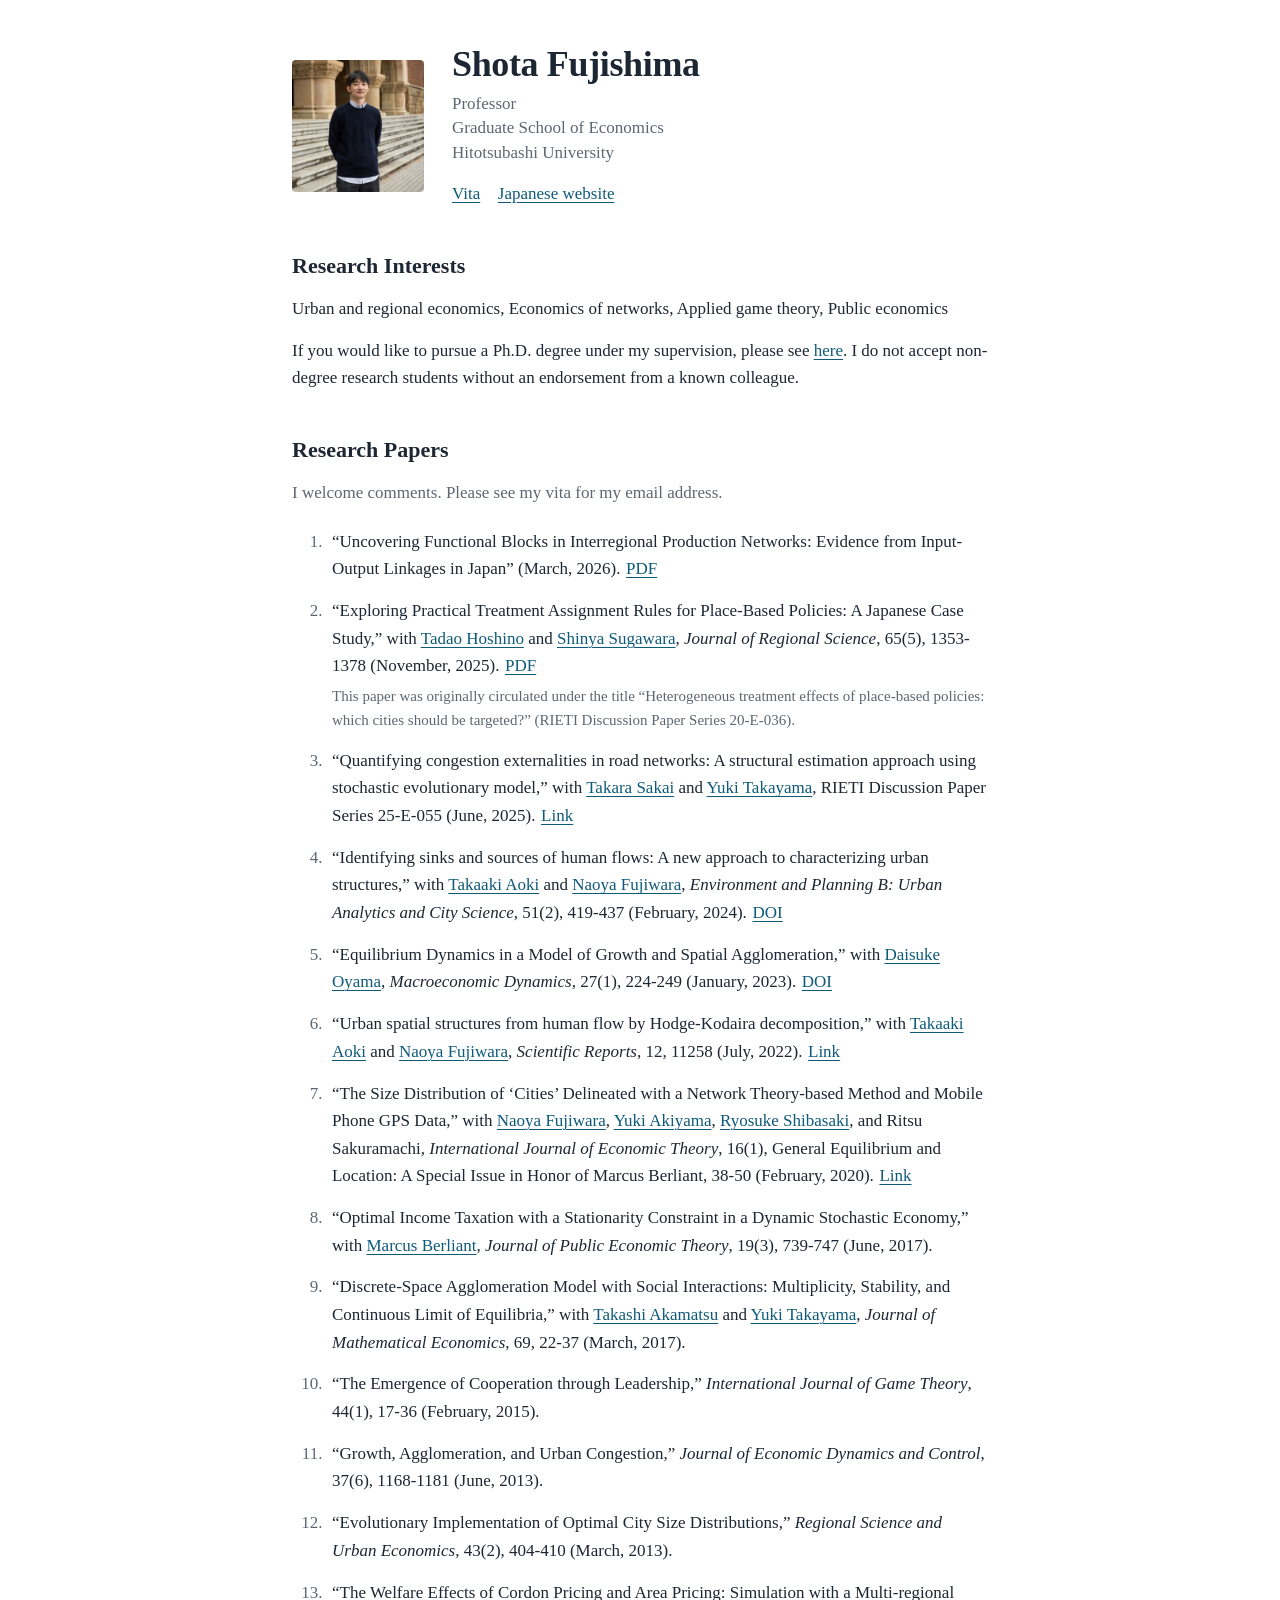
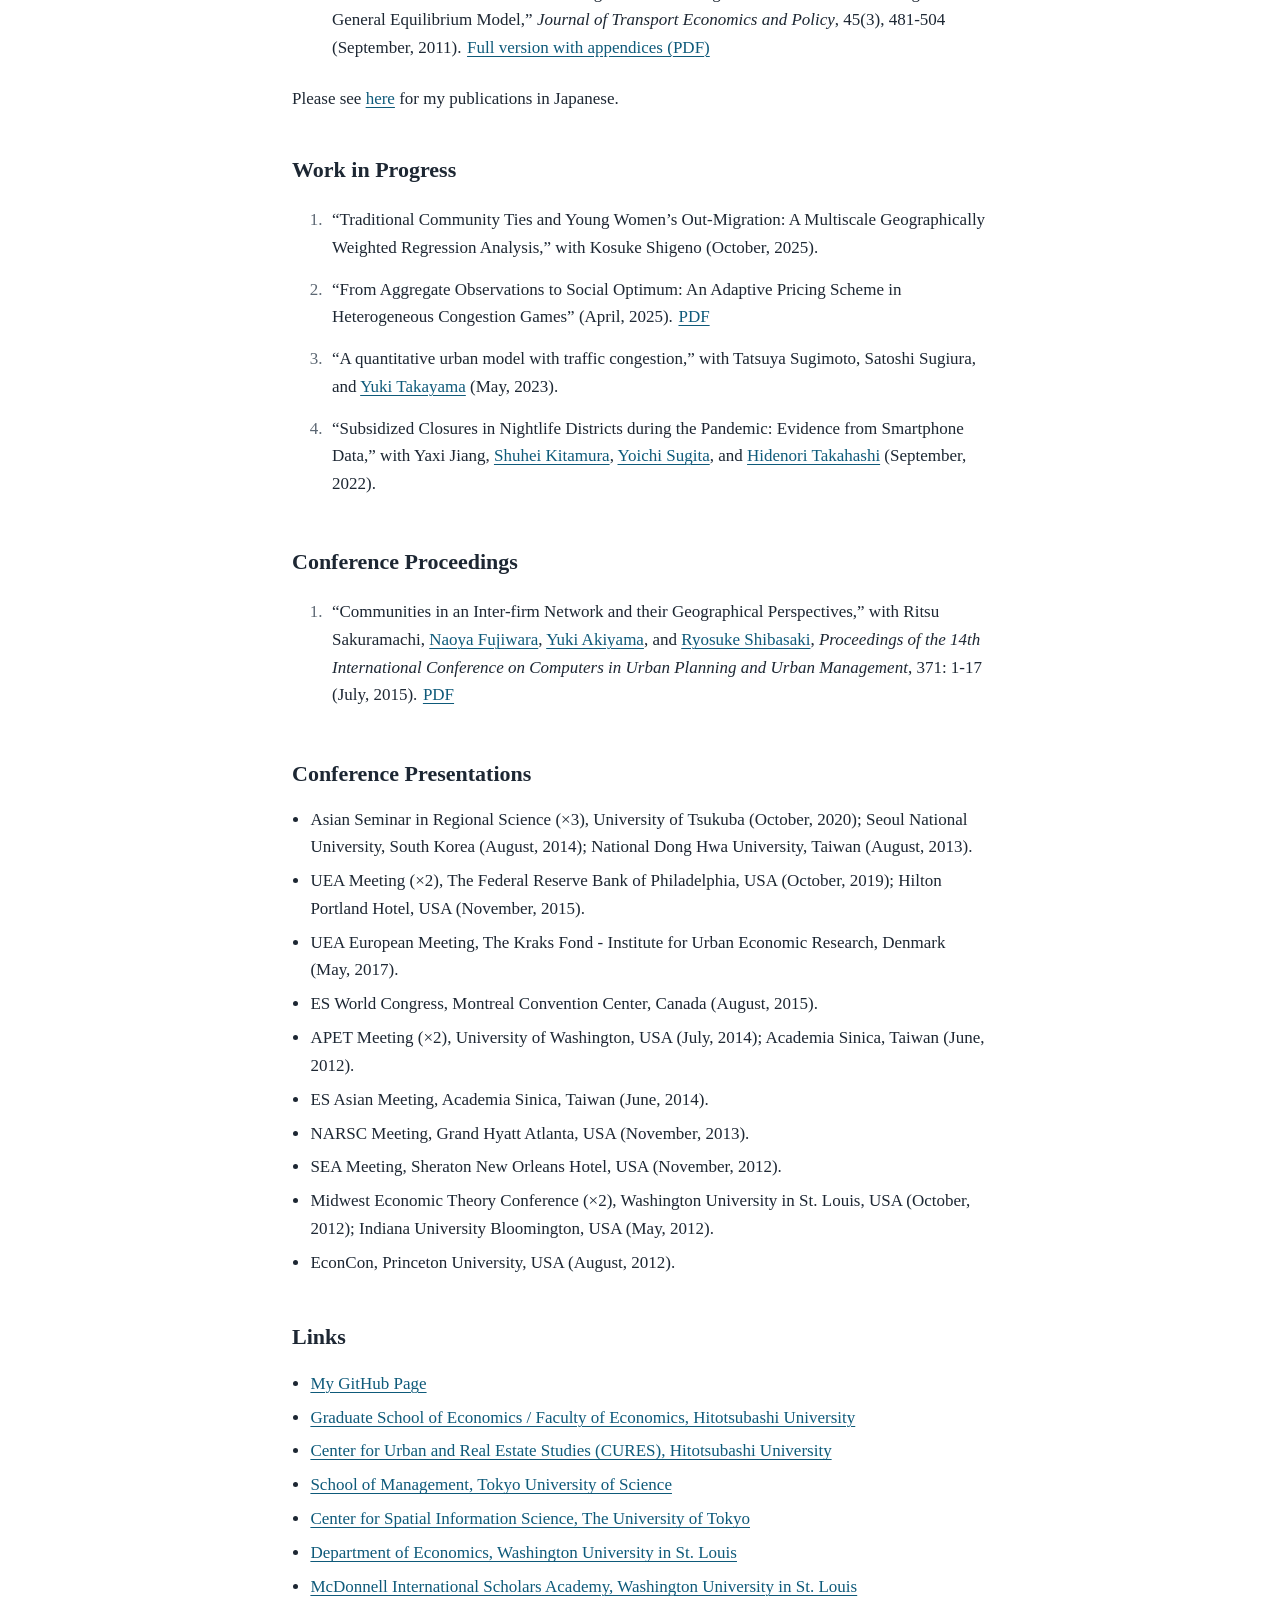
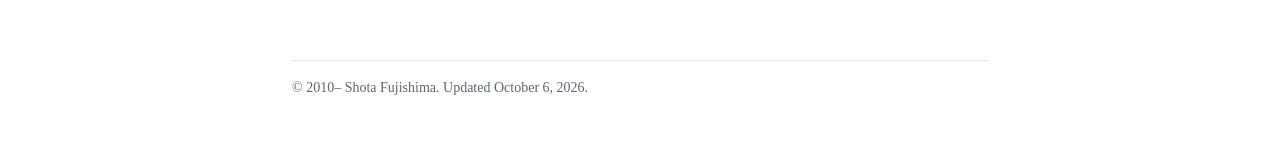
<file: index.html>
<!doctype html>
<html lang="en">
<head>
<meta charset="utf-8">
<meta name="viewport" content="width=device-width, initial-scale=1">
<title>Shota Fujishima</title>
<meta name="description" content="Shota Fujishima, Professor, Graduate School of Economics, Hitotsubashi University">
<link rel="stylesheet" href="style.css">
</head>
<body>
<div class="page">

<main>
<header class="profile"><img src="photo.png" alt="Shota Fujishima" width="132" height="132"><div><h1>Shota Fujishima</h1><p class="role">Professor<br>Graduate School of Economics<br>Hitotsubashi University</p><p class="quick"><a href="vita.pdf">Vita</a><a href="jp.html">Japanese website</a></p></div></header>
<section><h2>Research Interests</h2>
<p>Urban and regional economics, Economics of networks, Applied game theory, Public economics</p>
<p>If you would like to pursue a Ph.D. degree under my supervision, please see <a href="phd-supervision.html">here</a>. I do not accept non-degree research students without an endorsement from a known colleague.</p>
</section>
<section><h2>Research Papers</h2>
<p class="lead">I welcome comments. Please see my vita for my email address.</p>
<ol class="entries num">
<li><span class="when">1.</span><div>“Uncovering Functional Blocks in Interregional Production Networks: Evidence from Input-Output Linkages in Japan” (March, 2026).<a class="res" href="https://arxiv.org/pdf/2603.25300">PDF</a></div></li>
<li><span class="when">2.</span><div>“Exploring Practical Treatment Assignment Rules for Place-Based Policies: A Japanese Case Study,” with <a href="https://tadaohoshino.wordpress.com/">Tadao Hoshino</a> and <a href="https://sites.google.com/view/shinya-sugawara/home">Shinya Sugawara</a>, <i>Journal of Regional Science</i>, 65(5), 1353-1378 (November, 2025).<a class="res" href="https://onlinelibrary.wiley.com/doi/epdf/10.1111/jors.70006">PDF</a><p class="sub">This paper was originally circulated under the title “Heterogeneous treatment effects of place-based policies: which cities should be targeted?” (RIETI Discussion Paper Series 20-E-036).</p></div></li>
<li><span class="when">3.</span><div>“Quantifying congestion externalities in road networks: A structural estimation approach using stochastic evolutionary model,” with <a href="https://takala4.github.io/cv/index_en.html">Takara Sakai</a> and <a href="https://sites.google.com/view/ytakayama">Yuki Takayama</a>, RIETI Discussion Paper Series 25-E-055 (June, 2025).<a class="res" href="https://www.rieti.go.jp/en/publications/summary/25060004.html">Link</a></div></li>
<li><span class="when">4.</span><div>“Identifying sinks and sources of human flows: A new approach to characterizing urban structures,” with <a href="http://www.ed.kagawa-u.ac.jp/~aoki/">Takaaki Aoki</a> and <a href="https://sites.google.com/site/nfnetz/">Naoya Fujiwara</a>, <i>Environment and Planning B: Urban Analytics and City Science</i>, 51(2), 419-437 (February, 2024).<a class="res" href="https://doi.org/10.1177/23998083231180608">DOI</a></div></li>
<li><span class="when">5.</span><div>“Equilibrium Dynamics in a Model of Growth and Spatial Agglomeration,” with <a href="http://www.oyama.e.u-tokyo.ac.jp/">Daisuke Oyama</a>, <i>Macroeconomic Dynamics</i>, 27(1), 224-249 (January, 2023).<a class="res" href="https://doi.org/10.1017/S1365100521000377">DOI</a></div></li>
<li><span class="when">6.</span><div>“Urban spatial structures from human flow by Hodge-Kodaira decomposition,” with <a href="http://www.ed.kagawa-u.ac.jp/~aoki/">Takaaki Aoki</a> and <a href="https://sites.google.com/site/nfnetz/">Naoya Fujiwara</a>, <i>Scientific Reports</i>, 12, 11258 (July, 2022).<a class="res" href="https://www.nature.com/articles/s41598-022-15512-z">Link</a></div></li>
<li><span class="when">7.</span><div>“The Size Distribution of ‘Cities’ Delineated with a Network Theory-based Method and Mobile Phone GPS Data,” with <a href="https://sites.google.com/site/nfnetz/">Naoya Fujiwara</a>, <a href="http://akiyama-lab.jp/yuki/english.html">Yuki Akiyama</a>, <a href="http://shiba.iis.u-tokyo.ac.jp/home_en/">Ryosuke Shibasaki</a>, and Ritsu Sakuramachi, <i>International Journal of Economic Theory</i>, 16(1), General Equilibrium and Location: A Special Issue in Honor of Marcus Berliant, 38-50 (February, 2020).<a class="res" href="https://doi.org/10.1111/ijet.12254">Link</a></div></li>
<li><span class="when">8.</span><div>“Optimal Income Taxation with a Stationarity Constraint in a Dynamic Stochastic Economy,” with <a href="https://economics.wustl.edu/people/marcus-berliant">Marcus Berliant</a>, <i>Journal of Public Economic Theory</i>, 19(3), 739-747 (June, 2017).</div></li>
<li><span class="when">9.</span><div>“Discrete-Space Agglomeration Model with Social Interactions: Multiplicity, Stability, and Continuous Limit of Equilibria,” with <a href="http://www.plan.civil.tohoku.ac.jp/~akamatsu/Akamatsu-E.htm">Takashi Akamatsu</a> and <a href="https://sites.google.com/view/ytakayama">Yuki Takayama</a>, <i>Journal of Mathematical Economics</i>, 69, 22-37 (March, 2017).</div></li>
<li><span class="when">10.</span><div>“The Emergence of Cooperation through Leadership,” <i>International Journal of Game Theory</i>, 44(1), 17-36 (February, 2015).</div></li>
<li><span class="when">11.</span><div>“Growth, Agglomeration, and Urban Congestion,” <i>Journal of Economic Dynamics and Control</i>, 37(6), 1168-1181 (June, 2013).</div></li>
<li><span class="when">12.</span><div>“Evolutionary Implementation of Optimal City Size Distributions,” <i>Regional Science and Urban Economics</i>, 43(2), 404-410 (March, 2013).</div></li>
<li><span class="when">13.</span><div>“The Welfare Effects of Cordon Pricing and Area Pricing: Simulation with a Multi-regional General Equilibrium Model,” <i>Journal of Transport Economics and Policy</i>, 45(3), 481-504 (September, 2011).<a class="res" href="https://drive.google.com/open?id=1Hu38JGtEoyy5T6g7H4Qh8My5uip4waf9">Full version with appendices (PDF)</a></div></li>
</ol>
<p style="margin-top:1rem">Please see <a href="jp.html#publications">here</a> for my publications in Japanese.</p>
</section>
<section><h2>Work in Progress</h2>
<ol class="entries num">
<li><span class="when">1.</span><div>“Traditional Community Ties and Young Women’s Out-Migration: A Multiscale Geographically Weighted Regression Analysis,” with Kosuke Shigeno (October, 2025).</div></li>
<li><span class="when">2.</span><div>“From Aggregate Observations to Social Optimum: An Adaptive Pricing Scheme in Heterogeneous Congestion Games” (April, 2025).<a class="res" href="https://arxiv.org/pdf/2512.17157">PDF</a></div></li>
<li><span class="when">3.</span><div>“A quantitative urban model with traffic congestion,” with Tatsuya Sugimoto, Satoshi Sugiura, and <a href="https://sites.google.com/view/ytakayama">Yuki Takayama</a> (May, 2023).</div></li>
<li><span class="when">4.</span><div>“Subsidized Closures in Nightlife Districts during the Pandemic: Evidence from Smartphone Data,” with Yaxi Jiang, <a href="https://sites.google.com/site/shuheikitamura/">Shuhei Kitamura</a>, <a href="https://sites.google.com/site/yoichisugita/">Yoichi Sugita</a>, and <a href="https://sites.google.com/site/hidenoritakahashiutoronto/">Hidenori Takahashi</a> (September, 2022).</div></li>
</ol>
</section>
<section><h2>Conference Proceedings</h2>
<ol class="entries num">
<li><span class="when">1.</span><div>“Communities in an Inter-firm Network and their Geographical Perspectives,” with Ritsu Sakuramachi, <a href="https://sites.google.com/site/nfnetz/">Naoya Fujiwara</a>, <a href="http://akiyama-lab.jp/yuki/english.html">Yuki Akiyama</a>, and <a href="http://shiba.iis.u-tokyo.ac.jp/home_en/">Ryosuke Shibasaki</a>, <i>Proceedings of the 14th International Conference on Computers in Urban Planning and Urban Management</i>, 371: 1-17 (July, 2015).<a class="res" href="http://web.mit.edu/cron/project/CUPUM2015/proceedings/Content/analytics/371_sakuramachi_h.pdf">PDF</a></div></li>
</ol>
</section>
<section><h2>Conference Presentations</h2>
<ul class="plain">
<li>Asian Seminar in Regional Science (×3), University of Tsukuba (October, 2020); Seoul National University, South Korea (August, 2014); National Dong Hwa University, Taiwan (August, 2013).</li>
<li>UEA Meeting (×2), The Federal Reserve Bank of Philadelphia, USA (October, 2019); Hilton Portland Hotel, USA (November, 2015).</li>
<li>UEA European Meeting, The Kraks Fond - Institute for Urban Economic Research, Denmark (May, 2017).</li>
<li>ES World Congress, Montreal Convention Center, Canada (August, 2015).</li>
<li>APET Meeting (×2), University of Washington, USA (July, 2014); Academia Sinica, Taiwan (June, 2012).</li>
<li>ES Asian Meeting, Academia Sinica, Taiwan (June, 2014).</li>
<li>NARSC Meeting, Grand Hyatt Atlanta, USA (November, 2013).</li>
<li>SEA Meeting, Sheraton New Orleans Hotel, USA (November, 2012).</li>
<li>Midwest Economic Theory Conference (×2), Washington University in St. Louis, USA (October, 2012); Indiana University Bloomington, USA (May, 2012).</li>
<li>EconCon, Princeton University, USA (August, 2012).</li>
</ul>
</section>
<section><h2>Links</h2>
<ul class="plain">
  <li><a href="https://github.com/sfujishima">My GitHub Page</a></li>
  <li><a href="http://www.econ.hit-u.ac.jp/eng/">Graduate School of Economics / Faculty of Economics, Hitotsubashi University</a></li>
  <li><a href="https://cures.hias.hit-u.ac.jp/en/">Center for Urban and Real Estate Studies (CURES), Hitotsubashi University</a></li>
  <li><a href="http://www.tus.ac.jp/en/fac/keiei/">School of Management, Tokyo University of Science</a></li>
  <li><a href="http://www.csis.u-tokyo.ac.jp/en/">Center for Spatial Information Science, The University of Tokyo</a></li>
  <li><a href="http://economics.wustl.edu/">Department of Economics, Washington University in St. Louis</a></li>
  <li><a href="http://mcdonnell.wustl.edu/">McDonnell International Scholars Academy, Washington University in St. Louis</a></li>
</ul>
</section>
</main>
<footer>© 2010– Shota Fujishima. Updated October 6, 2026.</footer>
</div>
</body>
</html>
</file>
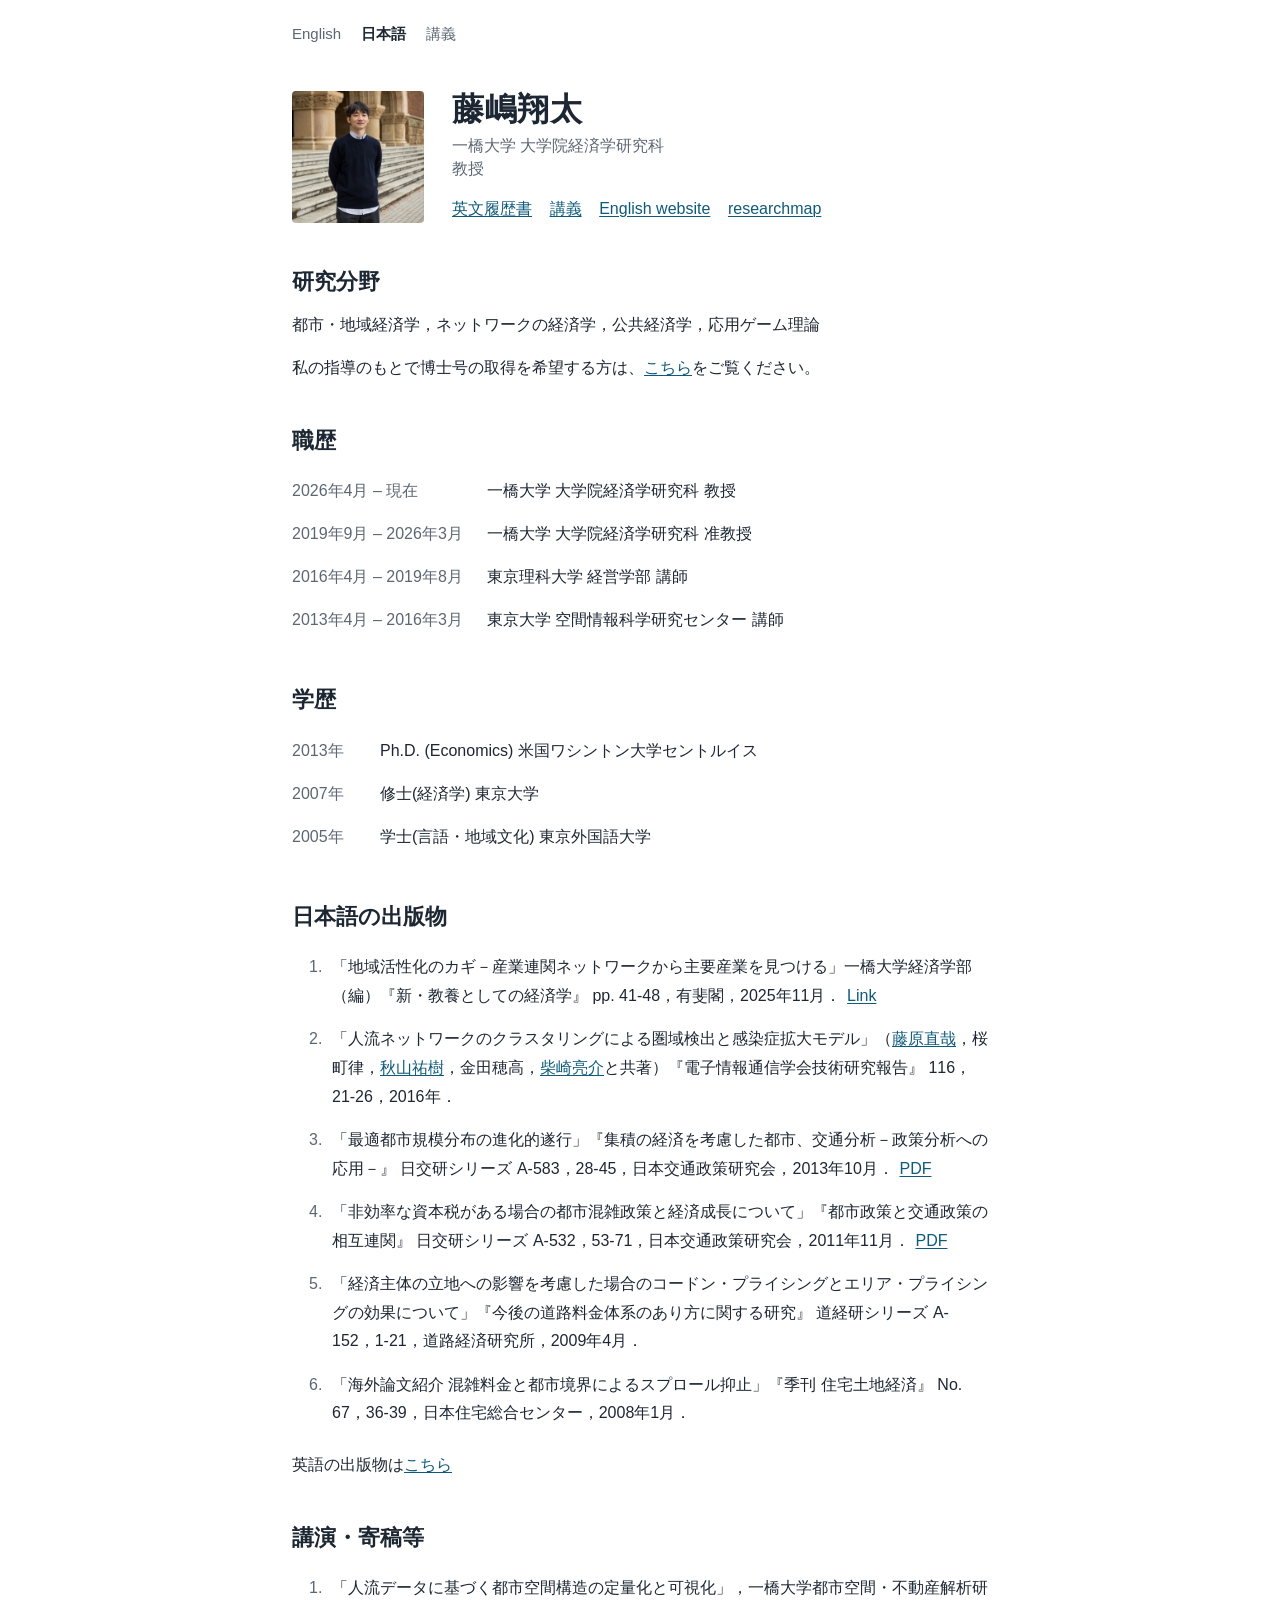
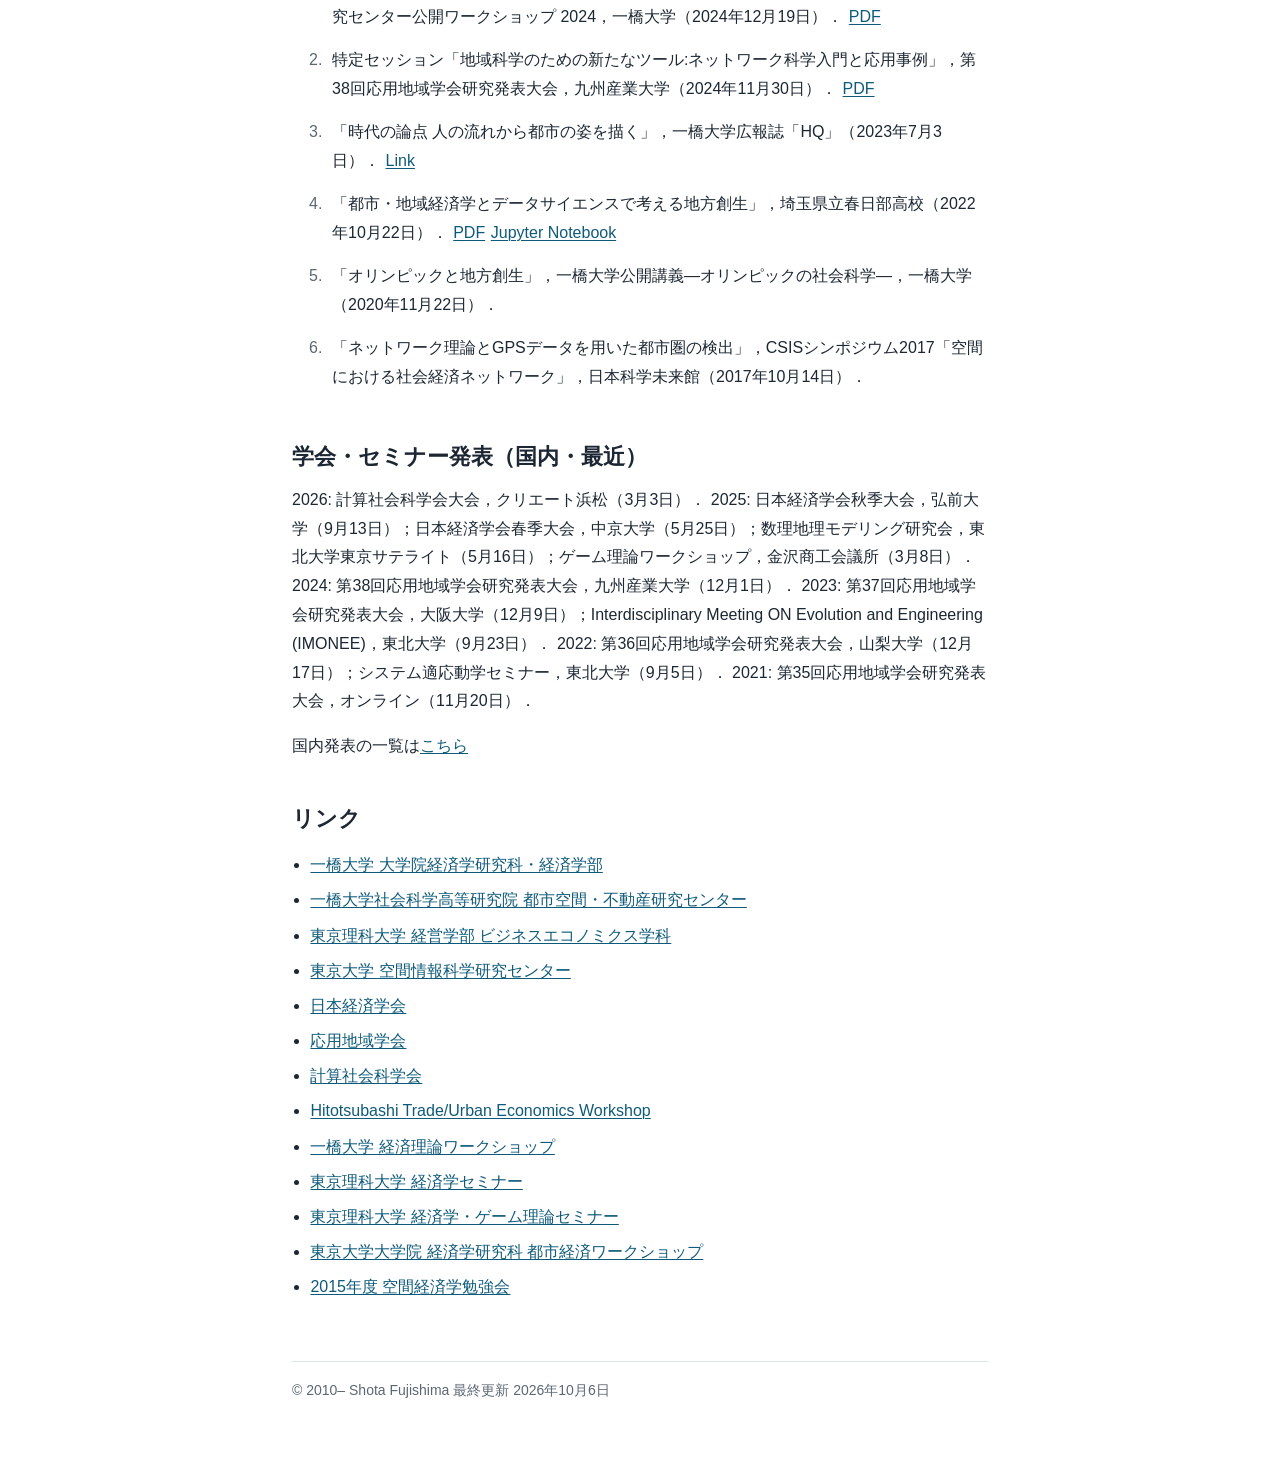
<file: jp.html>
<!doctype html>
<html lang="ja">
<head>
<meta charset="utf-8">
<meta name="viewport" content="width=device-width, initial-scale=1">
<title>藤嶋翔太のホームページ</title>
<meta name="description" content="藤嶋 翔太（一橋大学 大学院経済学研究科 教授）のホームページ">
<link rel="stylesheet" href="style.css">
</head>
<body>
<div class="page">
<nav class="sitenav" aria-label="ページ"><a href="index.html">English</a><a href="jp.html" aria-current="page">日本語</a><a href="lectures.html">講義</a></nav>
<main>
<header class="profile"><img src="photo.png" alt="藤嶋 翔太" width="132" height="132"><div><h1>藤嶋翔太</h1><p class="role">一橋大学 大学院経済学研究科<br>教授</p><p class="quick"><a href="vita.pdf">英文履歴書</a><a href="lectures.html">講義</a><a href="index.html">English website</a><a href="https://researchmap.jp/7000029809">researchmap</a></p></div></header>
<section><h2>研究分野</h2>
<p>都市・地域経済学，ネットワークの経済学，公共経済学，応用ゲーム理論</p>
<p>私の指導のもとで博士号の取得を希望する方は、<a href="phd-supervision.html">こちら</a>をご覧ください。</p>
</section>
<section><h2>職歴</h2>
<ol class="entries wide">
<li><span class="when">2026年4月 – 現在</span><div>一橋大学 大学院経済学研究科 教授</div></li>
<li><span class="when">2019年9月 – 2026年3月</span><div>一橋大学 大学院経済学研究科 准教授</div></li>
<li><span class="when">2016年4月 – 2019年8月</span><div>東京理科大学 経営学部 講師</div></li>
<li><span class="when">2013年4月 – 2016年3月</span><div>東京大学 空間情報科学研究センター 講師</div></li>
</ol>
</section>
<section><h2>学歴</h2>
<ol class="entries">
<li><span class="when">2013年</span><div>Ph.D. (Economics) 米国ワシントン大学セントルイス</div></li>
<li><span class="when">2007年</span><div>修士(経済学) 東京大学</div></li>
<li><span class="when">2005年</span><div>学士(言語・地域文化) 東京外国語大学</div></li>
</ol>
</section>
<section id="publications"><h2>日本語の出版物</h2>
<ol class="entries num">
<li><span class="when">1.</span><div>「地域活性化のカギ－産業連関ネットワークから主要産業を見つける」一橋大学経済学部（編）『新・教養としての経済学』 pp. 41-48，有斐閣，2025年11月．<a class="res" href="https://www.yuhikaku.co.jp/books/detail/9784641166516">Link</a></div></li>
<li><span class="when">2.</span><div>「人流ネットワークのクラスタリングによる圏域検出と感染症拡大モデル」（<a href="https://sites.google.com/site/nfnetz/">藤原直哉</a>，桜町律，<a href="http://akiyama-lab.jp/yuki/english.html">秋山祐樹</a>，金田穂高，<a href="http://shiba.iis.u-tokyo.ac.jp/home_en/">柴崎亮介</a>と共著）『電子情報通信学会技術研究報告』 116，21-26，2016年．</div></li>
<li><span class="when">3.</span><div>「最適都市規模分布の進化的遂行」『集積の経済を考慮した都市、交通分析－政策分析への応用－』 日交研シリーズ A-583，28-45，日本交通政策研究会，2013年10月．<a class="res" href="https://drive.google.com/open?id=1fcdvjyDsYaT72DIE9CKeiJIJqH-rYg4K">PDF</a></div></li>
<li><span class="when">4.</span><div>「非効率な資本税がある場合の都市混雑政策と経済成長について」『都市政策と交通政策の相互連関』 日交研シリーズ A-532，53-71，日本交通政策研究会，2011年11月．<a class="res" href="https://drive.google.com/open?id=1bBkAV-BeBGeFoMooRDcYb9VIu8giRGhU">PDF</a></div></li>
<li><span class="when">5.</span><div>「経済主体の立地への影響を考慮した場合のコードン・プライシングとエリア・プライシングの効果について」『今後の道路料金体系のあり方に関する研究』 道経研シリーズ A-152，1-21，道路経済研究所，2009年4月．</div></li>
<li><span class="when">6.</span><div>「海外論文紹介 混雑料金と都市境界によるスプロール抑止」『季刊 住宅土地経済』 No. 67，36-39，日本住宅総合センター，2008年1月．</div></li>
</ol>
<p style="margin-top:1rem">英語の出版物は<a href="index.html">こちら</a></p>
</section>
<section><h2>講演・寄稿等</h2>
<ol class="entries num">
<li><span class="when">1.</span><div>「人流データに基づく都市空間構造の定量化と可視化」，一橋大学都市空間・不動産解析研究センター公開ワークショップ 2024，一橋大学（2024年12月19日）．<a class="res" href="https://sfujishi.skr.jp/cures-ws-2024.pdf">PDF</a></div></li>
<li><span class="when">2.</span><div>特定セッション「地域科学のための新たなツール:ネットワーク科学入門と応用事例」，第38回応用地域学会研究発表大会，九州産業大学（2024年11月30日）．<a class="res" href="https://sfujishi.skr.jp/special-session.pdf">PDF</a></div></li>
<li><span class="when">3.</span><div>「時代の論点 人の流れから都市の姿を描く」，一橋大学広報誌「HQ」（2023年7月3日）．<a class="res" href="https://www.hit-u.ac.jp/hq-mag/research_issues/521_20230703/">Link</a></div></li>
<li><span class="when">4.</span><div>「都市・地域経済学とデータサイエンスで考える地方創生」，埼玉県立春日部高校（2022年10月22日）．<a class="res" href="https://sfujishi.skr.jp/talk_kasukabe.pdf">PDF</a><a class="res" href="https://drive.google.com/file/d/1WGYR6-9IHAFhSyb8MH_2wmNQM0XdmggH/view?usp=sharing">Jupyter Notebook</a></div></li>
<li><span class="when">5.</span><div>「オリンピックと地方創生」，一橋大学公開講義―オリンピックの社会科学―，一橋大学（2020年11月22日）．</div></li>
<li><span class="when">6.</span><div>「ネットワーク理論とGPSデータを用いた都市圏の検出」，CSISシンポジウム2017「空間における社会経済ネットワーク」，日本科学未来館（2017年10月14日）．</div></li>
</ol>
</section>
<section><h2>学会・セミナー発表（国内・最近）</h2>
<p>2026: 計算社会科学会大会，クリエート浜松（3月3日）． 2025: 日本経済学会秋季大会，弘前大学（9月13日）；日本経済学会春季大会，中京大学（5月25日）；数理地理モデリング研究会，東北大学東京サテライト（5月16日）；ゲーム理論ワークショップ，金沢商工会議所（3月8日）． 2024: 第38回応用地域学会研究発表大会，九州産業大学（12月1日）． 2023: 第37回応用地域学会研究発表大会，大阪大学（12月9日）；Interdisciplinary Meeting ON Evolution and Engineering (IMONEE)，東北大学（9月23日）． 2022: 第36回応用地域学会研究発表大会，山梨大学（12月17日）；システム適応動学セミナー，東北大学（9月5日）． 2021: 第35回応用地域学会研究発表大会，オンライン（11月20日）．</p>
<p style="margin-top:1rem">国内発表の一覧は<a href="talks-japan.html">こちら</a></p>
</section>
<section><h2>リンク</h2>
<ul class="plain">
  <li><a href="http://www.econ.hit-u.ac.jp/jpn/">一橋大学 大学院経済学研究科・経済学部</a></li>
  <li><a href="https://cures.hias.hit-u.ac.jp/">一橋大学社会科学高等研究院 都市空間・不動産研究センター</a></li>
  <li><a href="https://dept.tus.ac.jp/mgt/be/">東京理科大学 経営学部 ビジネスエコノミクス学科</a></li>
  <li><a href="http://www.csis.u-tokyo.ac.jp/">東京大学 空間情報科学研究センター</a></li>
  <li><a href="https://www.jeaweb.org/">日本経済学会</a></li>
  <li><a href="https://arsc.org/">応用地域学会</a></li>
  <li><a href="https://css-japan.com/">計算社会科学会</a></li>
  <li><a href="https://sites.google.com/view/hitotsubashi-trade-urban-econ/">Hitotsubashi Trade/Urban Economics Workshop</a></li>
  <li><a href="http://www1.econ.hit-u.ac.jp/riron/hpWS/schedule-cur.htm">一橋大学 経済理論ワークショップ</a></li>
  <li><a href="https://sites.google.com/view/tus-econ-seminar/">東京理科大学 経済学セミナー</a></li>
  <li><a href="https://sites.google.com/view/tus-gametheory/">東京理科大学 経済学・ゲーム理論セミナー</a></li>
  <li><a href="http://www.cirje.e.u-tokyo.ac.jp/research/workshops/urban/urban.html">東京大学大学院 経済学研究科 都市経済ワークショップ</a></li>
  <li><a href="http://www.oyama.e.u-tokyo.ac.jp/spatial15/">2015年度 空間経済学勉強会</a></li>
</ul>
</section>
</main>
<footer>© 2010– Shota Fujishima 最終更新 2026年10月6日</footer>
</div>
</body>
</html>
</file>
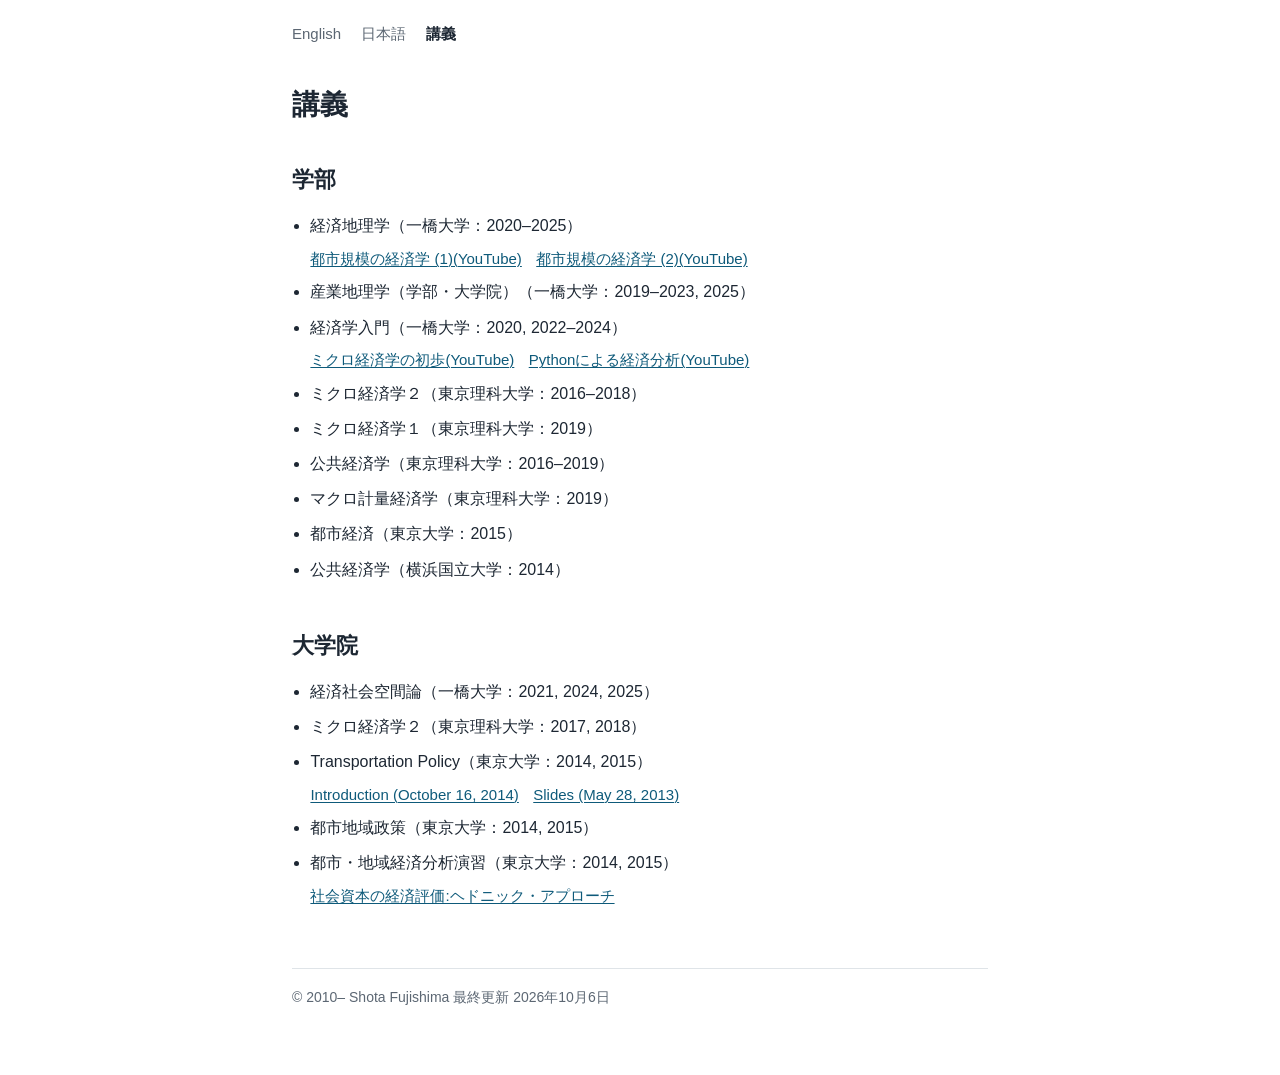
<file: lectures.html>
<!doctype html>
<html lang="ja">
<head>
<meta charset="utf-8">
<meta name="viewport" content="width=device-width, initial-scale=1">
<title>講義 | 藤嶋翔太</title>
<meta name="description" content="藤嶋翔太の担当講義と教材">
<link rel="stylesheet" href="style.css">
</head>
<body>
<div class="page">
<nav class="sitenav" aria-label="ページ"><a href="index.html">English</a><a href="jp.html">日本語</a><a href="lectures.html" aria-current="page">講義</a></nav>
<main>
<h1>講義</h1>
<h2>学部</h2>
<ul class="plain">
<li>経済地理学（一橋大学：2020–2025）<p class="sub"><a href="https://youtu.be/_8PMqnxqCVo">都市規模の経済学 (1)(YouTube)</a><a href="https://youtu.be/n4u5RF1dbys">都市規模の経済学 (2)(YouTube)</a></p></li>
<li>産業地理学（学部・大学院）（一橋大学：2019–2023, 2025）</li>
<li>経済学入門（一橋大学：2020, 2022–2024）<p class="sub"><a href="https://www.youtube.com/playlist?list=PL_NNu4QGqHdm0rWEOH8TivYgffDDdOw4w">ミクロ経済学の初歩(YouTube)</a><a href="https://www.youtube.com/playlist?list=PL_NNu4QGqHdmKFFmOUATmobdtFsiLU_xJ">Pythonによる経済分析(YouTube)</a></p></li>
<li>ミクロ経済学２（東京理科大学：2016–2018）</li>
<li>ミクロ経済学１（東京理科大学：2019）</li>
<li>公共経済学（東京理科大学：2016–2019）</li>
<li>マクロ計量経済学（東京理科大学：2019）</li>
<li>都市経済（東京大学：2015）</li>
<li>公共経済学（横浜国立大学：2014）</li>
</ul>
<h2>大学院</h2>
<ul class="plain">
<li>経済社会空間論（一橋大学：2021, 2024, 2025）</li>
<li>ミクロ経済学２（東京理科大学：2017, 2018）</li>
<li>Transportation Policy（東京大学：2014, 2015）<p class="sub"><a href="https://drive.google.com/open?id=1sromrG6osSf9jJ_liJh2zppprgFn59R-">Introduction (October 16, 2014)</a><a href="https://drive.google.com/open?id=1q1CVUNbVePjyxx53K_3a74kcr02S1zap">Slides (May 28, 2013)</a></p></li>
<li>都市地域政策（東京大学：2014, 2015）</li>
<li>都市・地域経済分析演習（東京大学：2014, 2015）<p class="sub"><a href="https://drive.google.com/open?id=1SXt2-KC2hpEgmhFnjRM7RdnF8OjMkmBN">社会資本の経済評価:ヘドニック・アプローチ</a></p></li>
</ul>
</main>
<footer>© 2010– Shota Fujishima 最終更新 2026年10月6日</footer>
</div>
</body>
</html>
</file>
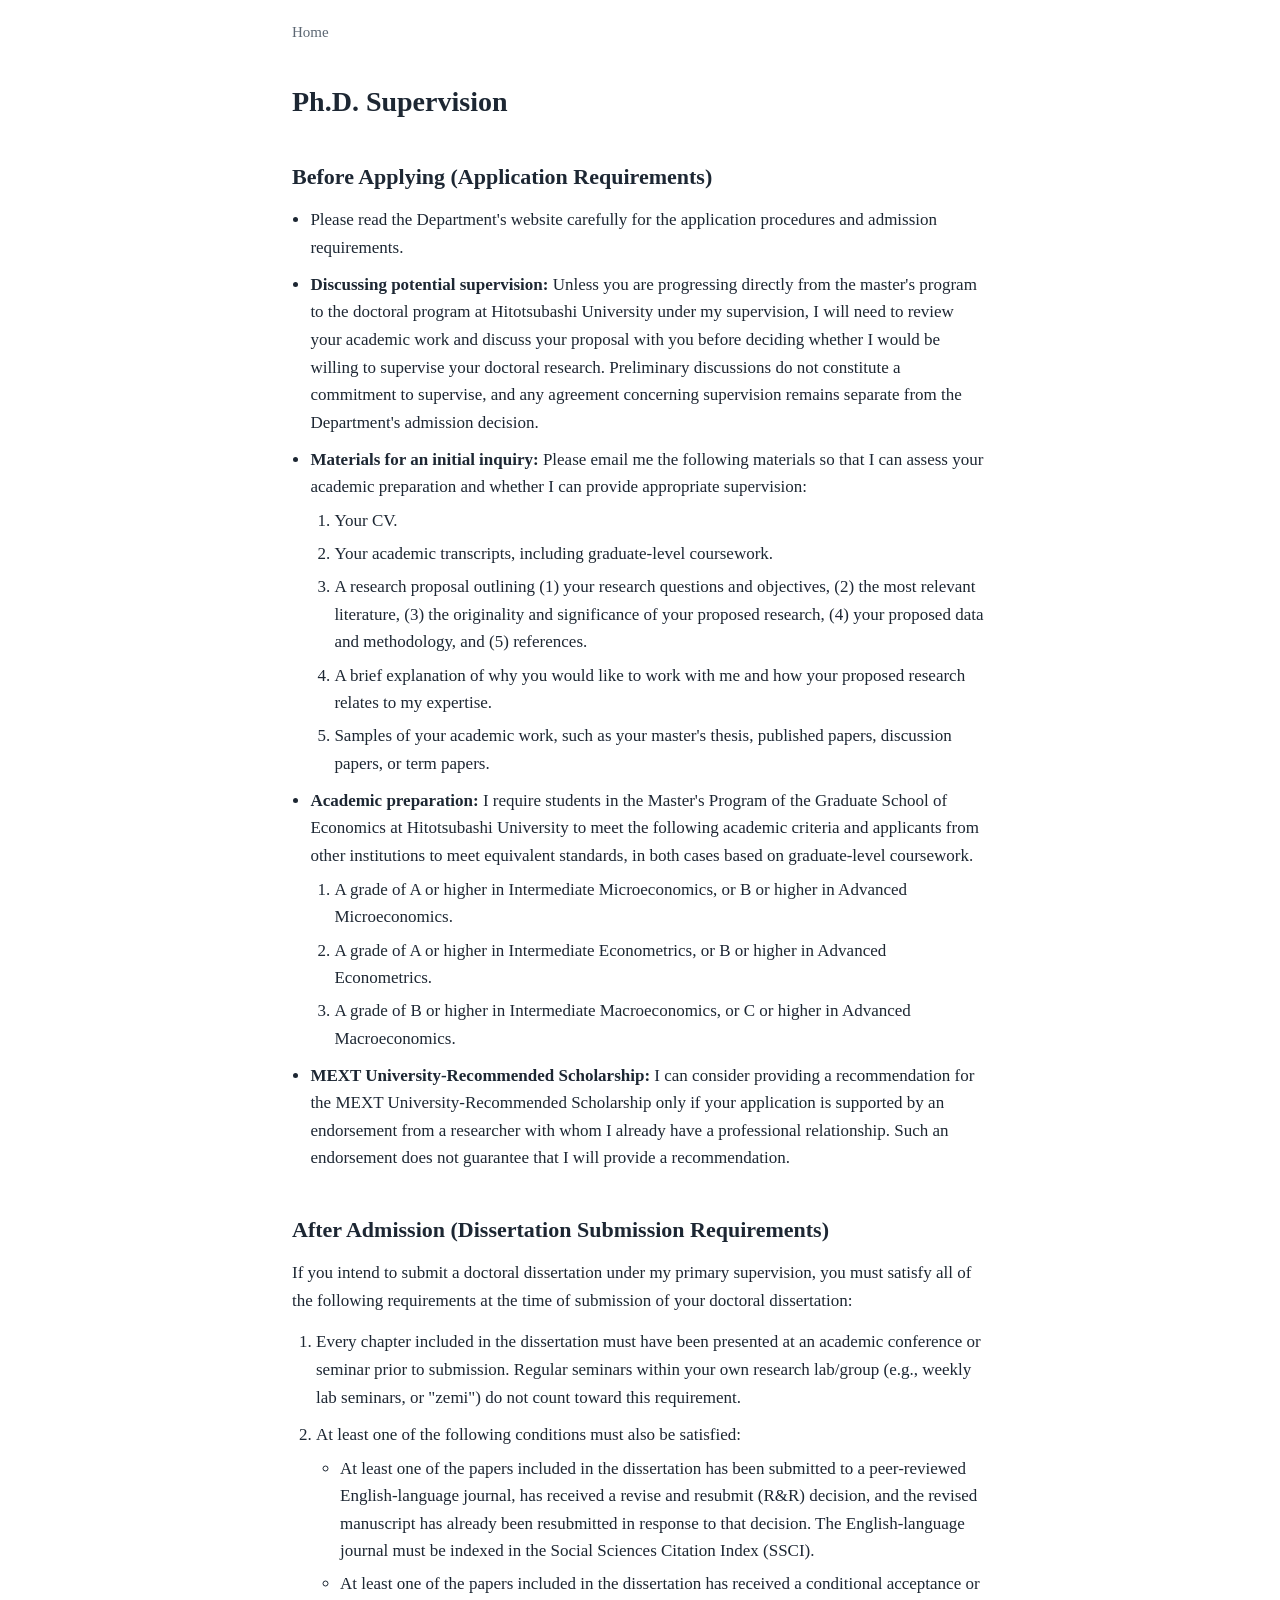
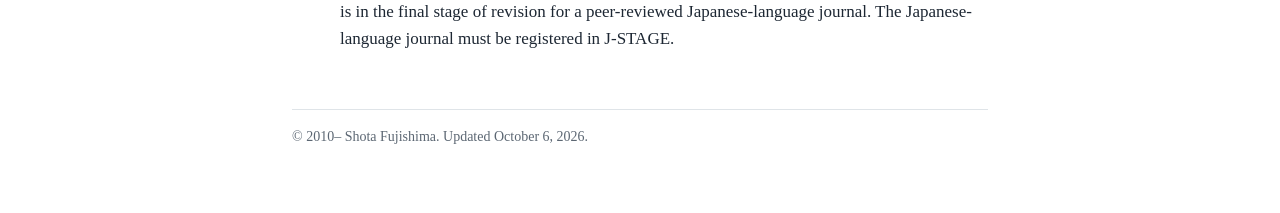
<file: phd-supervision.html>
<!doctype html>
<html lang="en">
<head>
<meta charset="utf-8">
<meta name="viewport" content="width=device-width, initial-scale=1">
<title>Ph.D. Supervision | Shota Fujishima</title>
<meta name="description" content="Requirements for Ph.D. supervision by Shota Fujishima">
<link rel="stylesheet" href="style.css">
</head>
<body>
<div class="page">
<nav class="sitenav" aria-label="Pages"><a href="index.html">Home</a></nav>
<main>
<h1>Ph.D. Supervision</h1>

<h2>Before Applying (Application Requirements)</h2>
<ul class="prose">
  <li>Please read the Department's website carefully for the application procedures and admission requirements.</li>
  <li><strong>Discussing potential supervision:</strong> Unless you are progressing directly from the master's program to the doctoral program at Hitotsubashi University under my supervision, I will need to review your academic work and discuss your proposal with you before deciding whether I would be willing to supervise your doctoral research. Preliminary discussions do not constitute a commitment to supervise, and any agreement concerning supervision remains separate from the Department's admission decision.</li>
  <li><strong>Materials for an initial inquiry:</strong> Please email me the following materials so that I can assess your academic preparation and whether I can provide appropriate supervision:
    <ol>
      <li>Your CV.</li>
      <li>Your academic transcripts, including graduate-level coursework.</li>
      <li>A research proposal outlining (1) your research questions and objectives, (2) the most relevant literature, (3) the originality and significance of your proposed research, (4) your proposed data and methodology, and (5) references.</li>
      <li>A brief explanation of why you would like to work with me and how your proposed research relates to my expertise.</li>
      <li>Samples of your academic work, such as your master's thesis, published papers, discussion papers, or term papers.</li>
    </ol>
  </li>
  <li><strong>Academic preparation:</strong> I require students in the Master's Program of the Graduate School of Economics at Hitotsubashi University to meet the following academic criteria and applicants from other institutions to meet equivalent standards, in both cases based on graduate-level coursework.
    <ol>
      <li>A grade of A or higher in Intermediate Microeconomics, or B or higher in Advanced Microeconomics.</li>
      <li>A grade of A or higher in Intermediate Econometrics, or B or higher in Advanced Econometrics.</li>
      <li>A grade of B or higher in Intermediate Macroeconomics, or C or higher in Advanced Macroeconomics.</li>
    </ol>
  </li>
  <li><strong>MEXT University-Recommended Scholarship:</strong> I can consider providing a recommendation for the MEXT University-Recommended Scholarship only if your application is supported by an endorsement from a researcher with whom I already have a professional relationship. Such an endorsement does not guarantee that I will provide a recommendation.</li>
</ul>

<h2>After Admission (Dissertation Submission Requirements)</h2>
<p>If you intend to submit a doctoral dissertation under my primary supervision, you must satisfy all of the following requirements at the time of submission of your doctoral dissertation:</p>
<ol class="prose">
  <li>Every chapter included in the dissertation must have been presented at an academic conference or seminar prior to submission. Regular seminars within your own research lab/group (e.g., weekly lab seminars, or "zemi") do not count toward this requirement.</li>
  <li>At least one of the following conditions must also be satisfied:
    <ul>
      <li>At least one of the papers included in the dissertation has been submitted to a peer-reviewed English-language journal, has received a revise and resubmit (R&amp;R) decision, and the revised manuscript has already been resubmitted in response to that decision. The English-language journal must be indexed in the Social Sciences Citation Index (SSCI).</li>
      <li>At least one of the papers included in the dissertation has received a conditional acceptance or is in the final stage of revision for a peer-reviewed Japanese-language journal. The Japanese-language journal must be registered in J-STAGE.</li>
    </ul>
  </li>
</ol>
</main>
<footer>© 2010– Shota Fujishima. Updated October 6, 2026.</footer>
</div>
</body>
</html>
</file>
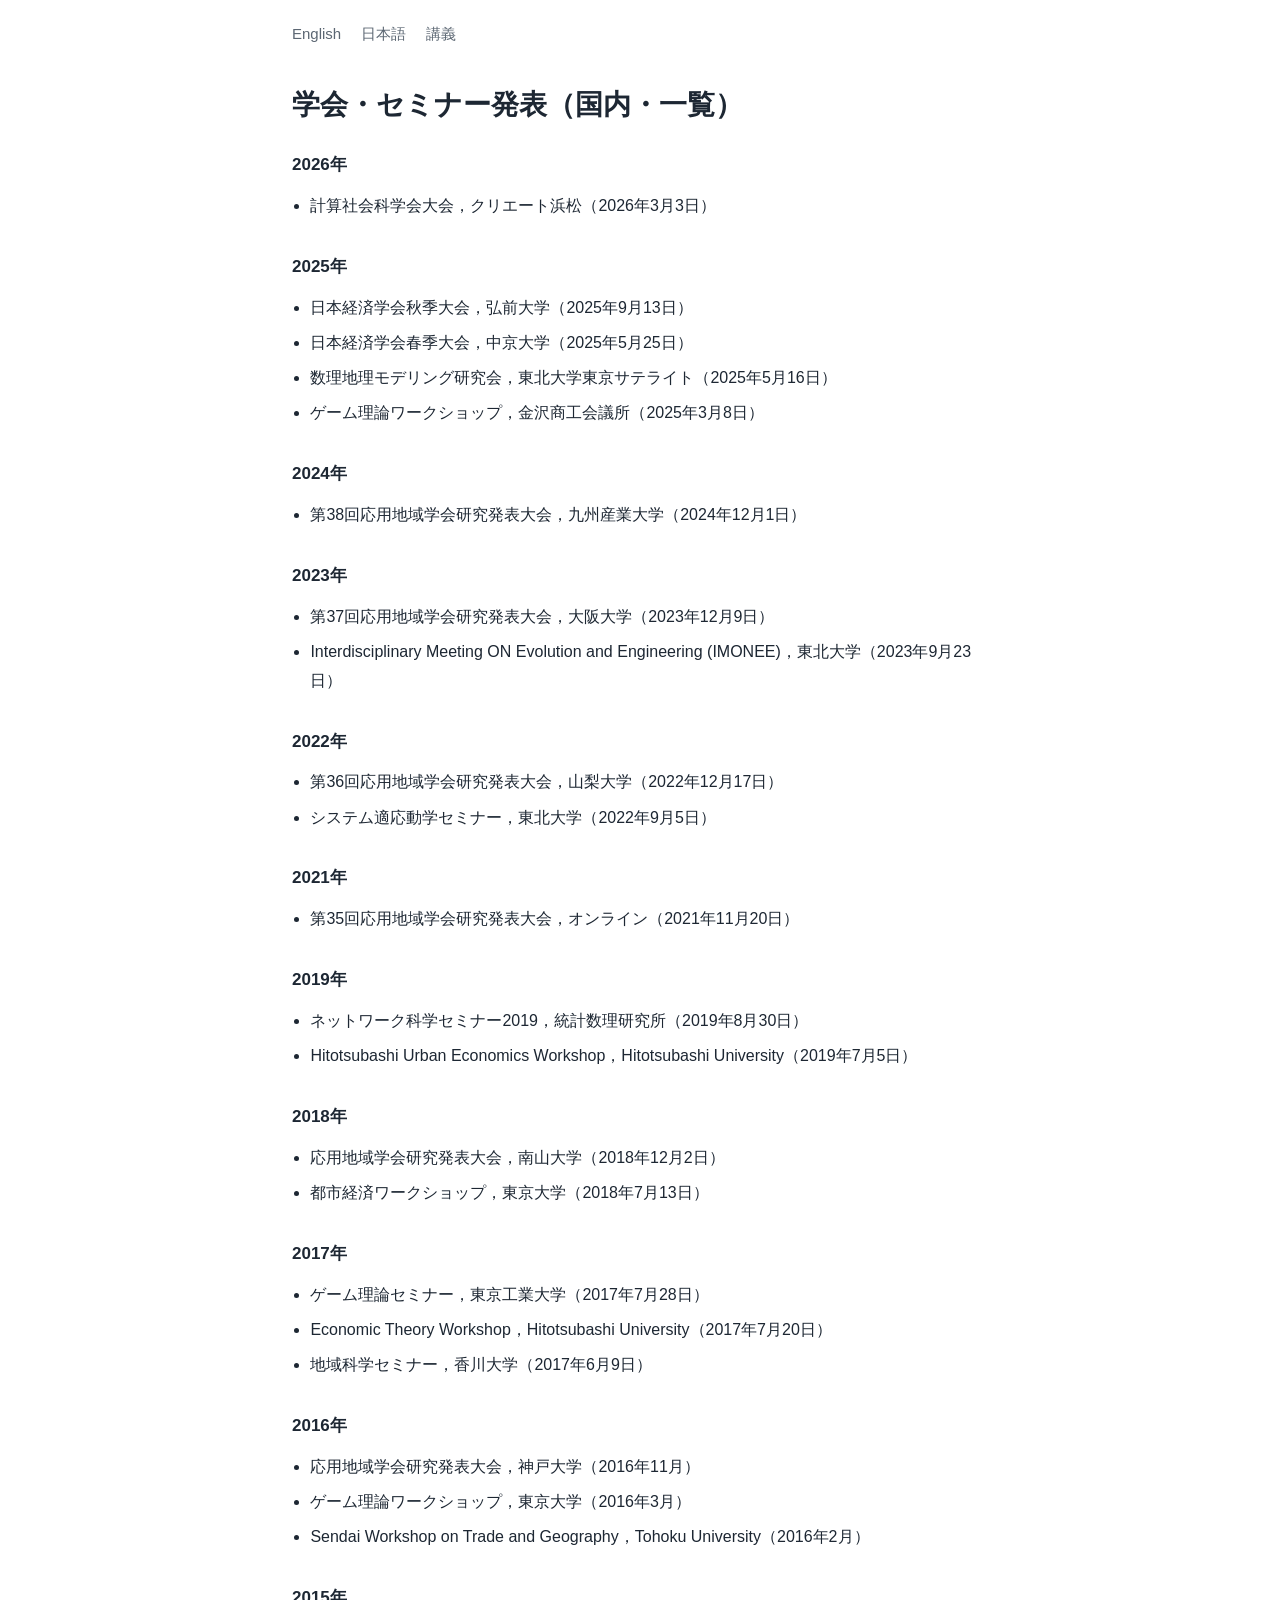
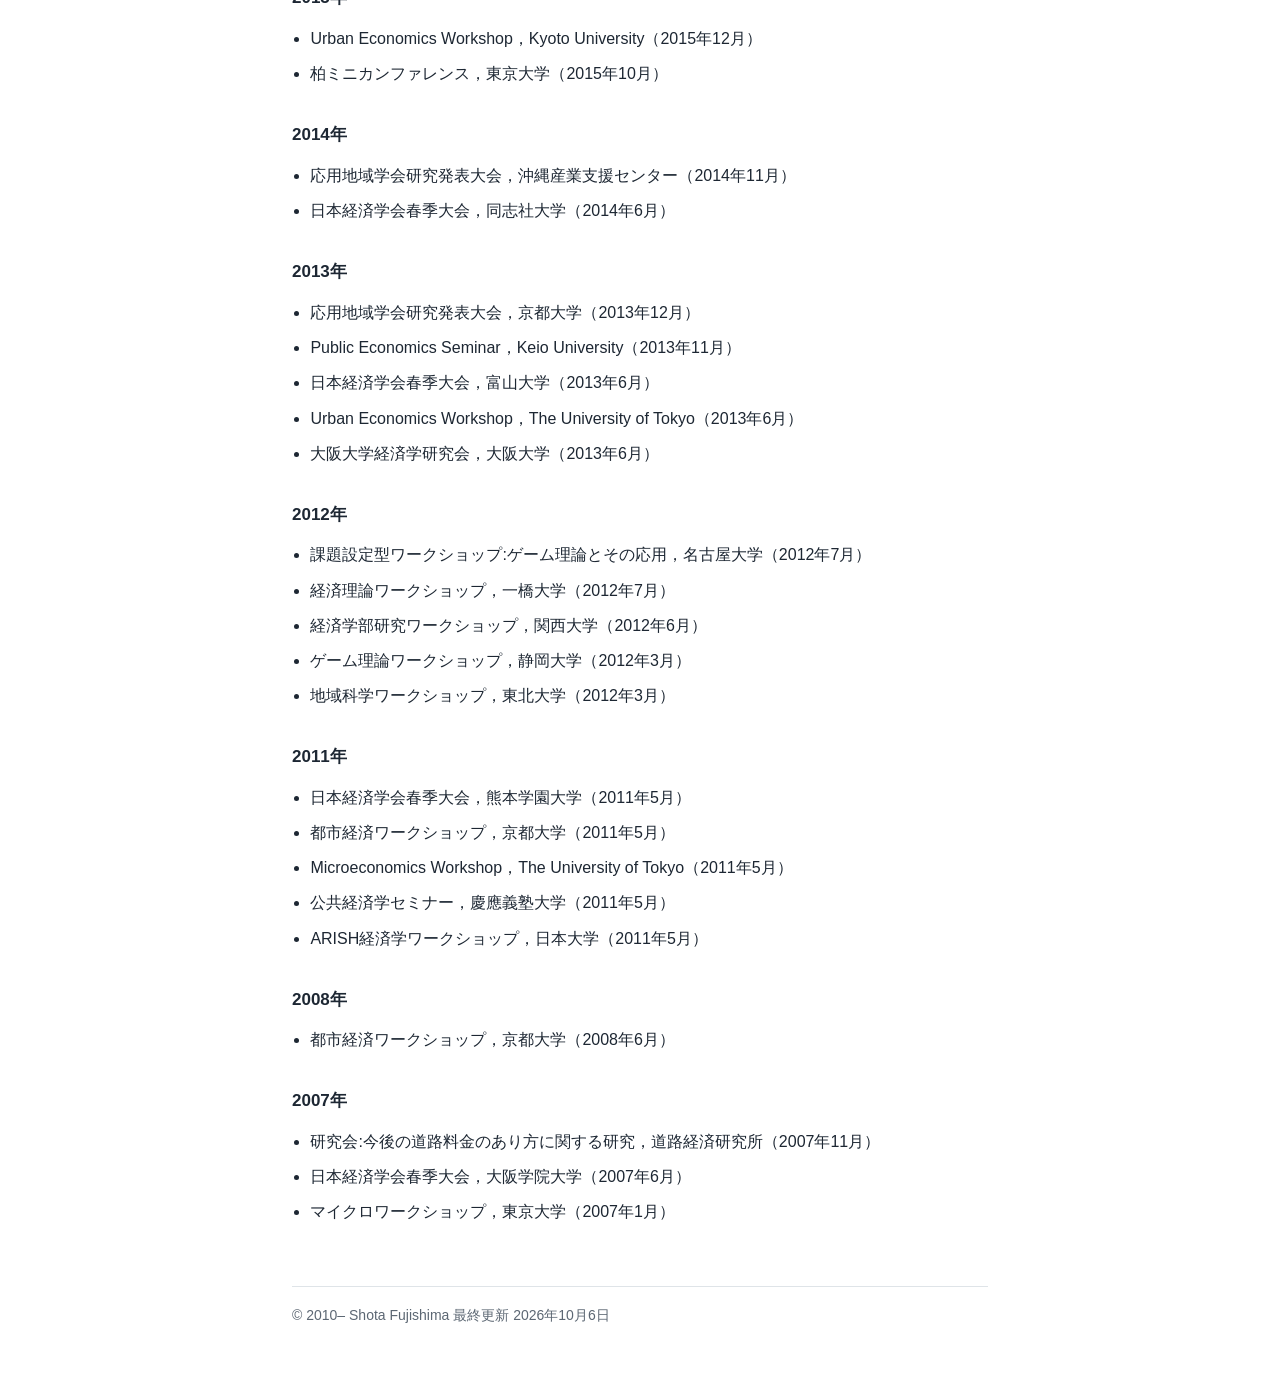
<file: talks-japan.html>
<!doctype html>
<html lang="ja">
<head>
<meta charset="utf-8">
<meta name="viewport" content="width=device-width, initial-scale=1">
<title>学会・セミナー発表（国内） | 藤嶋翔太</title>
<meta name="description" content="藤嶋翔太の国内での学会・セミナー発表の一覧">
<link rel="stylesheet" href="style.css">
</head>
<body>
<div class="page">
<nav class="sitenav" aria-label="ページ"><a href="index.html">English</a><a href="jp.html">日本語</a><a href="lectures.html">講義</a></nav>
<main>
<h1>学会・セミナー発表（国内・一覧）</h1>
<h3>2026年</h3>
<ul class="plain">
<li>計算社会科学会大会，クリエート浜松（2026年3月3日）</li>
</ul>
<h3>2025年</h3>
<ul class="plain">
<li>日本経済学会秋季大会，弘前大学（2025年9月13日）</li>
<li>日本経済学会春季大会，中京大学（2025年5月25日）</li>
<li>数理地理モデリング研究会，東北大学東京サテライト（2025年5月16日）</li>
<li>ゲーム理論ワークショップ，金沢商工会議所（2025年3月8日）</li>
</ul>
<h3>2024年</h3>
<ul class="plain">
<li>第38回応用地域学会研究発表大会，九州産業大学（2024年12月1日）</li>
</ul>
<h3>2023年</h3>
<ul class="plain">
<li>第37回応用地域学会研究発表大会，大阪大学（2023年12月9日）</li>
<li>Interdisciplinary Meeting ON Evolution and Engineering (IMONEE)，東北大学（2023年9月23日）</li>
</ul>
<h3>2022年</h3>
<ul class="plain">
<li>第36回応用地域学会研究発表大会，山梨大学（2022年12月17日）</li>
<li>システム適応動学セミナー，東北大学（2022年9月5日）</li>
</ul>
<h3>2021年</h3>
<ul class="plain">
<li>第35回応用地域学会研究発表大会，オンライン（2021年11月20日）</li>
</ul>
<h3>2019年</h3>
<ul class="plain">
<li>ネットワーク科学セミナー2019，統計数理研究所（2019年8月30日）</li>
<li>Hitotsubashi Urban Economics Workshop，Hitotsubashi University（2019年7月5日）</li>
</ul>
<h3>2018年</h3>
<ul class="plain">
<li>応用地域学会研究発表大会，南山大学（2018年12月2日）</li>
<li>都市経済ワークショップ，東京大学（2018年7月13日）</li>
</ul>
<h3>2017年</h3>
<ul class="plain">
<li>ゲーム理論セミナー，東京工業大学（2017年7月28日）</li>
<li>Economic Theory Workshop，Hitotsubashi University（2017年7月20日）</li>
<li>地域科学セミナー，香川大学（2017年6月9日）</li>
</ul>
<h3>2016年</h3>
<ul class="plain">
<li>応用地域学会研究発表大会，神戸大学（2016年11月）</li>
<li>ゲーム理論ワークショップ，東京大学（2016年3月）</li>
<li>Sendai Workshop on Trade and Geography，Tohoku University（2016年2月）</li>
</ul>
<h3>2015年</h3>
<ul class="plain">
<li>Urban Economics Workshop，Kyoto University（2015年12月）</li>
<li>柏ミニカンファレンス，東京大学（2015年10月）</li>
</ul>
<h3>2014年</h3>
<ul class="plain">
<li>応用地域学会研究発表大会，沖縄産業支援センター（2014年11月）</li>
<li>日本経済学会春季大会，同志社大学（2014年6月）</li>
</ul>
<h3>2013年</h3>
<ul class="plain">
<li>応用地域学会研究発表大会，京都大学（2013年12月）</li>
<li>Public Economics Seminar，Keio University（2013年11月）</li>
<li>日本経済学会春季大会，富山大学（2013年6月）</li>
<li>Urban Economics Workshop，The University of Tokyo（2013年6月）</li>
<li>大阪大学経済学研究会，大阪大学（2013年6月）</li>
</ul>
<h3>2012年</h3>
<ul class="plain">
<li>課題設定型ワークショップ:ゲーム理論とその応用，名古屋大学（2012年7月）</li>
<li>経済理論ワークショップ，一橋大学（2012年7月）</li>
<li>経済学部研究ワークショップ，関西大学（2012年6月）</li>
<li>ゲーム理論ワークショップ，静岡大学（2012年3月）</li>
<li>地域科学ワークショップ，東北大学（2012年3月）</li>
</ul>
<h3>2011年</h3>
<ul class="plain">
<li>日本経済学会春季大会，熊本学園大学（2011年5月）</li>
<li>都市経済ワークショップ，京都大学（2011年5月）</li>
<li>Microeconomics Workshop，The University of Tokyo（2011年5月）</li>
<li>公共経済学セミナー，慶應義塾大学（2011年5月）</li>
<li>ARISH経済学ワークショップ，日本大学（2011年5月）</li>
</ul>
<h3>2008年</h3>
<ul class="plain">
<li>都市経済ワークショップ，京都大学（2008年6月）</li>
</ul>
<h3>2007年</h3>
<ul class="plain">
<li>研究会:今後の道路料金のあり方に関する研究，道路経済研究所（2007年11月）</li>
<li>日本経済学会春季大会，大阪学院大学（2007年6月）</li>
<li>マイクロワークショップ，東京大学（2007年1月）</li>
</ul>
</main>
<footer>© 2010– Shota Fujishima 最終更新 2026年10月6日</footer>
</div>
</body>
</html>
</file>
<file: style.css>
/* サイト全体の見た目。色と文字はここで変えられます。 */
:root {
  --paper: #ffffff;
  --ink: #1d2733;
  --muted: #5c6773;
  --rule: #dfe4e8;
  --accent: #0e5a7a;
  --gutter: 4.5rem;          /* 年を置く左の列の幅 */
}
@media (prefers-color-scheme: dark) {
  :root {
    --paper: #14191f;
    --ink: #e4e8ec;
    --muted: #9aa5b1;
    --rule: #2c3540;
    --accent: #7cc4e0;
  }
}

* { box-sizing: border-box; }
html { -webkit-text-size-adjust: 100%; }
body {
  margin: 0;
  background: var(--paper);
  color: var(--ink);
  font-size: 1.0625rem;
  line-height: 1.62;
}
html[lang="en"] body {
  font-family: Charter, "Bitstream Charter", "Sitka Text", Cambria, Georgia, serif;
}
html[lang="ja"] body {
  font-family: "Hiragino Sans", "Hiragino Kaku Gothic ProN", "Yu Gothic Medium",
    "Yu Gothic", "Noto Sans JP", Meiryo, sans-serif;
  font-size: 1rem;
  line-height: 1.8;
}

.page { max-width: 46rem; margin: 0 auto; padding: 0 1.25rem 4rem; }

a { color: var(--accent); text-decoration-thickness: 1px; text-underline-offset: 0.15em; }
a:hover { text-decoration-thickness: 2px; }
a:focus-visible { outline: 2px solid var(--accent); outline-offset: 2px; border-radius: 2px; }

/* ---- 上部のページ切り替え ---- */
.sitenav { display: flex; flex-wrap: wrap; gap: 0.25rem 1.25rem; padding: 1.25rem 0 0; font-size: 0.9375rem; }
.sitenav a { text-decoration: none; color: var(--muted); }
.sitenav a:hover { color: var(--accent); text-decoration: underline; }
.sitenav a[aria-current="page"] { color: var(--ink); font-weight: 600; }

/* ---- 名前と所属 ---- */
.profile { display: flex; gap: 1.75rem; align-items: center; margin: 2.75rem 0 2.5rem; }
.profile img { width: 8.25rem; height: 8.25rem; object-fit: cover; border-radius: 4px; flex: none; }
.profile h1 { margin: 0 0 0.4rem; font-size: 2.25rem; line-height: 1.15; font-weight: 600; letter-spacing: -0.01em; }
html[lang="ja"] .profile h1 { font-size: 2rem; letter-spacing: 0.02em; }
.profile .role { margin: 0; color: var(--muted); line-height: 1.45; }
.profile .quick { margin: 0.9rem 0 0; display: flex; flex-wrap: wrap; gap: 0.2rem 1.1rem; }

/* ---- 見出し ---- */
h2 { margin: 2.75rem 0 0.9rem; font-size: 1.375rem; line-height: 1.3; font-weight: 600; }
h1 { margin: 2.5rem 0 1rem; font-size: 1.75rem; line-height: 1.25; font-weight: 600; }
h3 { margin: 1.75rem 0 0.5rem; font-size: 1.0625rem; font-weight: 600; }
p { margin: 0 0 0.9rem; }
.lead { color: var(--muted); }

/* ---- 年つきの一覧(論文・発表など) ---- */
.entries { list-style: none; margin: 0; padding: 0; }
.entries > li { display: grid; grid-template-columns: var(--gutter) 1fr; column-gap: 1rem; padding: 0.45rem 0; }
.entries .when { color: var(--muted); font-variant-numeric: tabular-nums; }
/* 期間つきの一覧(職歴)。左の列の幅は、いちばん長い期間に自動で合わせる */
.entries.wide { display: grid; grid-template-columns: max-content 1fr; column-gap: 1.5rem; }
.entries.wide > li { display: contents; }
.entries.wide > li > * { padding: 0.45rem 0; }
.entries.wide .when { white-space: nowrap; }
.entries.num { --gutter: 1.9rem; }          /* 通し番号つきの一覧 */
.entries.num > li { column-gap: 0.6rem; }
.entries.num .when { text-align: right; }
.sub { margin: 0.25rem 0 0; font-size: 0.9375rem; color: var(--muted); }
.sub a { margin-right: 0.9rem; }
.res { white-space: nowrap; margin-left: 0.35rem; }

/* ---- 文章が長い箇条書き(Ph.D. Supervision) ---- */
.prose { margin: 0; padding-left: 1.15rem; }
ol.prose { padding-left: 1.5rem; }
.prose li { margin: 0.6rem 0; }
.prose ol, .prose ul { margin: 0.4rem 0 0; padding-left: 1.5rem; }
.prose ol li, .prose ul li { margin: 0.35rem 0; }

/* ---- ふつうの箇条書き ---- */
.plain { margin: 0; padding-left: 1.15rem; }
.plain li { padding: 0.2rem 0; }

footer { margin-top: 3.5rem; padding-top: 1rem; border-top: 1px solid var(--rule); color: var(--muted); font-size: 0.875rem; }

@media (max-width: 34rem) {
  .profile { flex-direction: column; align-items: flex-start; gap: 1rem; margin-top: 2rem; }
  .profile h1 { font-size: 1.875rem; }
  .entries > li, .entries.wide > li { grid-template-columns: 1fr; }
  .entries .when:empty { display: none; }
  .entries.wide { grid-template-columns: 1fr; }
  .entries.wide > li > .when { padding-bottom: 0; }
  .entries.wide > li > div { padding-top: 0; }
  .entries .when { font-size: 0.875rem; }
  .entries.num > li { grid-template-columns: var(--gutter) 1fr; }
  .entries.num .when { font-size: inherit; }
}
</file>
